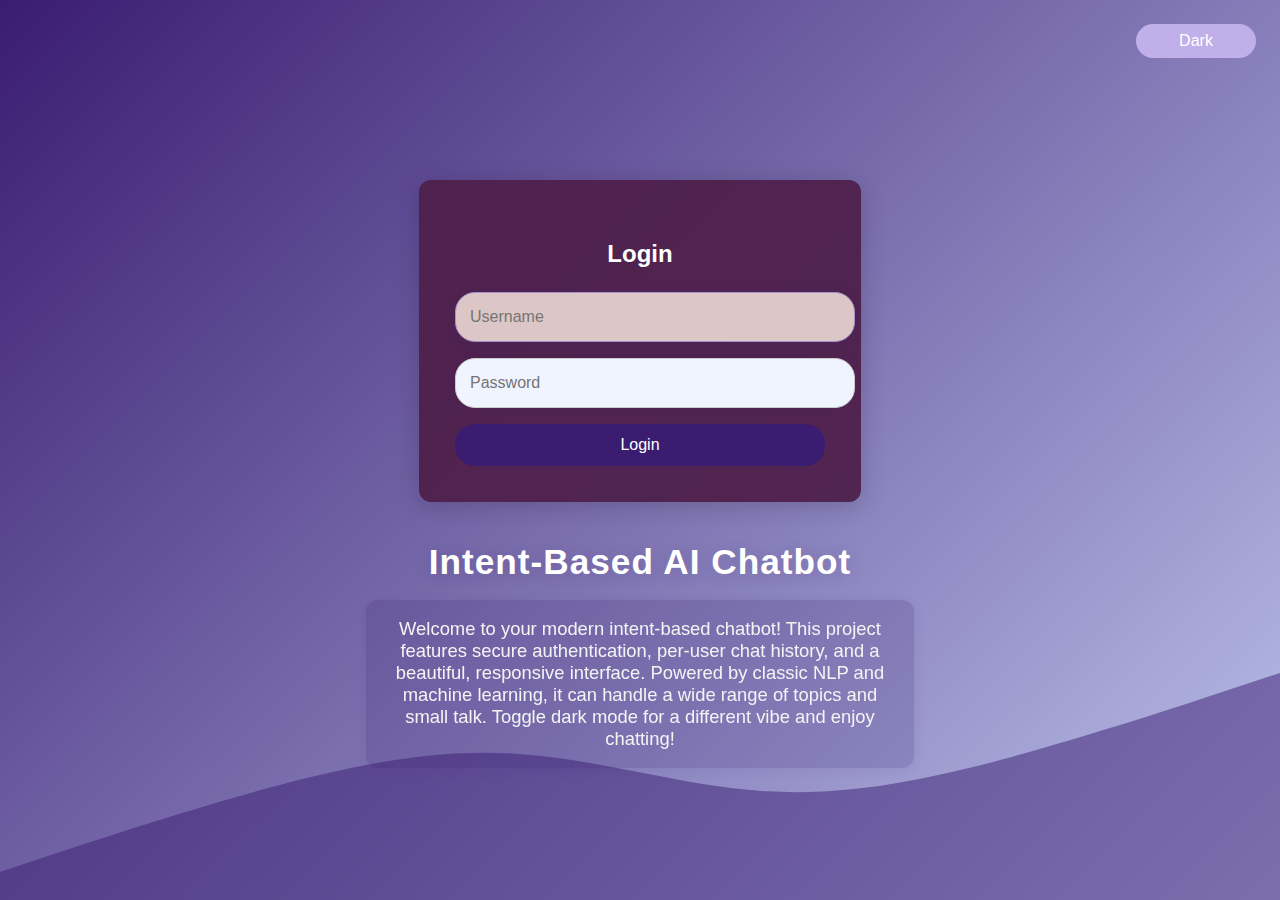
<file: static/login.html>
<!DOCTYPE html>
<html lang="en">
<head>
    <meta charset="UTF-8">
    <meta name="viewport" content="width=device-width, initial-scale=1.0">
    <title>Login - Intent Chatbot</title>
    <link rel="stylesheet" href="styles.css">
    <style>
        html, body {
            height: 100%;
            margin: 0;
            padding: 0;
        }
        body {
            min-height: 100vh;
            min-width: 100vw;
            height: 100vh;
            width: 100vw;
            display: flex;
            flex-direction: column;
            align-items: center;
            justify-content: center;
            background: linear-gradient(135deg, #3a1c71 0%, #bbc1eb 100%), url('https://images.unsplash.com/photo-1506744038136-46273834b3fb?auto=format&fit=crop&w=1200&q=80');
            background-size: cover;
            background-position: center;
            transition: background 0.3s;
            position: relative;
        }
        body.dark-mode {
            background: linear-gradient(135deg, #000000 0%, #13101a 100%), url('https://images.unsplash.com/photo-1506744038136-46273834b3fb?auto=format&fit=crop&w=1200&q=80');
            background-size: cover;
            background-position: center;
        }
        .login-container {
            width: 370px;
            background: rgba(78, 32, 75, 0.95);
            border-radius: 12px;
            box-shadow: 0 4px 24px rgba(0,0,0,0.18);
            padding: 40px 36px 36px 36px;
            transition: background 0.3s, color 0.3s;
            z-index: 2;
        }
        .login-container h2 { text-align: center; margin-bottom: 24px; }
        .login-container input { width: 100%; padding: 15px 14px; margin-bottom: 16px; border: 1px solid #ccc; border-radius: 20px; font-size: 1rem; }
        .login-container button[type="submit"] { width: 100%; background: #3a1c71; color: #fff; border: none; border-radius: 20px; padding: 12px 0; font-size: 1rem; cursor: pointer; transition: background 0.2s; }
        .login-container button[type="submit"]:hover { background: #85e6c5; color: #222; }
        .error { color: #d8000c; text-align: center; margin-bottom: 12px; }
        body.dark-mode .login-container {
            background: rgba(30, 30, 60, 0.97);
            color: #fff;
        }
        body.dark-mode .login-container input {
            background: #23234a;
            color: #fff;
            border: 1px solid #444;
        }
        body.dark-mode .login-container button[type="submit"] {
            background: #bbc1eb;
            color: #23234a;
        }
        body.dark-mode .login-container button[type="submit"]:hover {
            background: #85e6c5;
            color: #23234a;
        }
        #dark-toggle {
            position: fixed;
            top: 24px;
            right: 24px;
            background: #c1afe9;
            color: #fff;
            border: none;
            border-radius: 20px;
            padding: 8px 18px;
            cursor: pointer;
            font-size: 1rem;
            z-index: 10;
            transition: background 0.2s;
        }
        #dark-toggle:hover {
            background: #85e6c5;
            color: #23234a;
        }
        .chatbot-heading {
            margin-top: 40px;
            font-size: 2.2rem;
            font-weight: 700;
            color: #fff;
            text-shadow: 0 2px 16px rgba(58,28,113,0.18);
            letter-spacing: 1px;
            text-align: center;
            z-index: 2;
        }
        .chatbot-desc {
            margin: 18px auto 0 auto;
            max-width: 500px;
            font-size: 1.15rem;
            color: #f3f3f3;
            background: rgba(58,28,113,0.18);
            border-radius: 12px;
            padding: 18px 24px;
            text-align: center;
            box-shadow: 0 2px 12px rgba(58,28,113,0.08);
            z-index: 2;
        }
        .svg-wave {
            position: fixed;
            left: 0;
            bottom: 0;
            width: 100vw;
            z-index: 1;
            pointer-events: none;
        }
    </style>
</head>
<body>
    <button id="dark-toggle">Dark</button>
    <div class="login-container">
        <h2>Login</h2>
        <form id="login-form">
            <input type="text" id="username" placeholder="Username" required autofocus />
            <input type="password" id="password" placeholder="Password" required />
            <button type="submit">Login</button>
        </form>
        <div id="login-error" class="error" style="display:none;"></div>
    </div>
    <div class="chatbot-heading">Intent-Based AI Chatbot</div>
    <div class="chatbot-desc">
        Welcome to your modern intent-based chatbot! This project features secure authentication, per-user chat history, and a beautiful, responsive interface. Powered by classic NLP and machine learning, it can handle a wide range of topics and small talk. Toggle dark mode for a different vibe and enjoy chatting!
    </div>
    <svg class="svg-wave" viewBox="0 0 1440 320"><path fill="#3a1c71" fill-opacity="0.5" d="M0,288L48,272C96,256,192,224,288,197.3C384,171,480,149,576,154.7C672,160,768,192,864,197.3C960,203,1056,181,1152,154.7C1248,128,1344,96,1392,80L1440,64L1440,320L1392,320C1344,320,1248,320,1152,320C1056,320,960,320,864,320C768,320,672,320,576,320C480,320,384,320,288,320C192,320,96,320,48,320L0,320Z"></path></svg>
    <script>
    document.getElementById('login-form').addEventListener('submit', async function(e) {
        e.preventDefault();
        const username = document.getElementById('username').value.trim();
        const password = document.getElementById('password').value.trim();
        const errorDiv = document.getElementById('login-error');
        errorDiv.style.display = 'none';
        try {
            const res = await fetch('/login', {
                method: 'POST',
                headers: { 'Content-Type': 'application/json' },
                body: JSON.stringify({ username, password })
            });
            const data = await res.json();
            if (data.success) {
                window.location.href = '/';
            } else {
                errorDiv.textContent = data.error || 'Login failed.';
                errorDiv.style.display = 'block';
            }
        } catch (err) {
            errorDiv.textContent = 'Network error.';
            errorDiv.style.display = 'block';
        }
    });
    // Dark mode toggle
    const darkToggle = document.getElementById('dark-toggle');
    darkToggle.onclick = function() {
        document.body.classList.toggle('dark-mode');
    };
    </script>
</body>
</html>
</file>
<file: static/styles.css>
body {
    background: linear-gradient(135deg, #23234a 0%, #3a1c71 100%), url('https://static.vecteezy.com/system/resources/previews/036/272/306/non_2x/blue-line-abstract-background-design-art-vector.jpg');
    background-size: cover;
    background-position: center;
    background-repeat: no-repeat;
    background-blend-mode: overlay;
    font-family: 'Segoe UI', Tahoma, Geneva, Verdana, sans-serif;
    margin: 0;
    padding: 0;
    width: 100vw;
    height: 100vh;
    min-height: 100vh;
    min-width: 100vw;
    overflow: hidden;
    transition: background 0.3s;
}

.dark-mode {
    background: linear-gradient(135deg, #23234a 0%, #3a1c71 100%);
}

#minimize-btn {
    position: absolute;
    right: 24px;
    top: 200px;
    width: 120px;
    border-radius: 20px;
    padding: 8px 0;
    cursor: pointer;
    font-size: 1rem;
    z-index: 10;
    display: block;
    border: none;
    background: #0066f5;
    color: #fff;
    transition: background 0.2s;
}
#logout-btn, #clear-btn, #dark-toggle, #export-btn {
    position: absolute;
    right: 24px;
    width: 120px;
    border-radius: 20px;
    padding: 8px 0;
    cursor: pointer;
    font-size: 1rem;
    z-index: 10;
    display: block;
    border: none;
}
#logout-btn {
    top: 24px;
    background: #e74c3c;
    color: #fff;
}
#clear-btn {
    top: 68px;
    background: #6c47ff;
    color: #fff;
}
#dark-toggle {
    top: 112px;
    background: #3a1c71;
    color: #fff;
    transition: background 0.2s;
}
#export-btn {
    top: 156px;
    background: #85e6c5;
    color: #23234a;
    transition: background 0.2s;
}
#clear-btn:hover {
    background: #4328a6;
}
#logout-btn:hover {
    background: #c0392b;
}
#dark-toggle:hover {
    background: #85e6c5;
    color: #23234a;
}
#export-btn:hover {
    background: #3a1c71;
    color: #fff;
}

.chat-container {
    position: fixed;
    top: 0;
    left: 0;
    width: 100vw;
    height: 100vh;
    background: rgba(255,255,255,0.75);
    border-radius: 0;
    box-shadow: 0 8px 32px 0 rgba(31, 38, 135, 0.18);
    display: flex;
    flex-direction: column;
    overflow: hidden;
    max-width: none;
    transition: background 0.3s, color 0.3s;
    backdrop-filter: blur(8px) saturate(120%);
    -webkit-backdrop-filter: blur(8px) saturate(120%);
    padding: 0;
}
.dark-mode .chat-container {
    background: rgba(30, 30, 60, 0.85);
    color: #fff;
    box-shadow: 0 8px 32px 0 rgba(58,28,113,0.18);
}

.chat-window {
    flex: 1;
    padding: 32px 6vw 32px 6vw;
    overflow-y: auto;
    display: flex;
    flex-direction: column;
    gap: 12px;
    background: transparent;
    scrollbar-width: thin;
    scrollbar-color: #3a1c71 #e5eaf1;
}
.chat-window::-webkit-scrollbar {
    width: 8px;
}
.chat-window::-webkit-scrollbar-thumb {
    background: #3a1c71;
    border-radius: 8px;
}
.chat-window::-webkit-scrollbar-track {
    background: #e5eaf1;
    border-radius: 8px;
}
.dark-mode .chat-window::-webkit-scrollbar-thumb {
    background: #85e6c5;
}
.dark-mode .chat-window::-webkit-scrollbar-track {
    background: #23234a;
}

.message {
    max-width: 60vw;
    padding: 14px 20px;
    border-radius: 18px;
    font-size: 1.1rem;
    line-height: 1.5;
    word-break: break-word;
    margin-bottom: 2px;
}

.message.user {
    align-self: flex-end;
    background: #3a1c71;
    color: #fff;
    border-bottom-right-radius: 4px;
}
.dark-mode .message.user {
    background: #bbc1eb;
    color: #23234a;
}

.message.bot {
    align-self: flex-start;
    background: #e5eaf1;
    color: #222;
    border-bottom-left-radius: 4px;
}
.dark-mode .message.bot {
    background: #23234a;
    color: #fff;
}

.chat-form {
    display: flex;
    border-top: 1px solid #e0e0e0;
    padding: 24px 6vw 24px 6vw;
    background: rgba(255,255,255,0.98);
    transition: background 0.3s;
}
.dark-mode .chat-form {
    background: #23234a;
    border-top: 1px solid #444;
}

#user-input {
    flex: 1;
    padding: 14px 18px;
    border: 1px solid #ccc;
    border-radius: 20px;
    font-size: 1.1rem;
    outline: none;
    margin-right: 12px;
    transition: border 0.2s, background 0.3s, color 0.3s;
}
.dark-mode #user-input {
    background: #23234a;
    color: #fff;
    border: 1px solid #444;
}

#user-input:focus {
    border-color: #3a1c71;
}
.dark-mode #user-input:focus {
    border-color: #bbc1eb;
}

button[type="submit"] {
    background: #3a1c71;
    color: #fff;
    border: none;
    border-radius: 20px;
    padding: 12px 28px;
    font-size: 1.1rem;
    cursor: pointer;
    transition: background 0.2s, color 0.2s;
}
.dark-mode button[type="submit"] {
    background: #bbc1eb;
    color: #23234a;
}
button[type="submit"]:hover {
    background: #1e297b;
}
.dark-mode button[type="submit"]:hover {
    background: #85e6c5;
    color: #23234a;
}

.quick-replies {
    display: flex;
    flex-wrap: wrap;
    gap: 10px;
    justify-content: center;
    margin: 12px 0 0 0;
}
.quick-reply-btn {
    background: #bbc1eb;
    color: #23234a;
    border: none;
    border-radius: 18px;
    padding: 8px 18px;
    font-size: 1rem;
    cursor: pointer;
    transition: background 0.2s, color 0.2s;
}
.quick-reply-btn:hover {
    background: #3a1c71;
    color: #fff;
}
.dark-mode .quick-reply-btn {
    background: #23234a;
    color: #bbc1eb;
}
.dark-mode .quick-reply-btn:hover {
    background: #85e6c5;
    color: #23234a;
}

@media (max-width: 700px) {
    .chat-header, .chat-window, .chat-form {
        padding-left: 2vw;
        padding-right: 2vw;
    }
    .message {
        max-width: 90vw;
        font-size: 1rem;
    }
}

.chat-header {
    display: flex;
    align-items: center;
    gap: 16px;
    padding: 32px 6vw 0 6vw;
    background: transparent;
    justify-content: flex-start;
    position: relative;
}
.minimize-btn {
    margin-left: auto;
    background: #0066f5;
    color: #3a1c71;
    border: none;
    border-radius: 50%;
    width: 32px;
    height: 32px;
    font-size: 1.2rem;
    cursor: pointer;
    transition: background 0.2s, color 0.2s;
    display: flex;
    align-items: center;
    justify-content: center;
}
.minimize-btn:hover {
    background: #3a1c71;
    color: #fff;
}
.dark-mode .minimize-btn {
    background: #23234a;
    color: #85e6c5;
}
.dark-mode .minimize-btn:hover {
    background: #85e6c5;
    color: #23234a;
}
.bot-avatar {
    width: 48px;
    height: 48px;
    border-radius: 50%;
    background: #fff;
    border: 2px solid #3a1c71;
    object-fit: cover;
}
.bot-name {
    font-size: 1.5rem;
    font-weight: bold;
    color: #3a1c71;
    letter-spacing: 1px;
}
.dark-mode .bot-name {
    color: #bbc1eb;
}

.msg-timestamp {
    font-size: 0.8rem;
    color: #888;
    margin-top: 4px;
    margin-left: 2px;
    display: block;
}
.dark-mode .msg-timestamp {
    color: #bbc1eb;
    opacity: 0.7;
}

.typing-indicator {
    align-self: flex-start;
    background: #e5eaf1;
    color: #3a1c71;
    border-radius: 18px;
    padding: 10px 18px;
    font-size: 1rem;
    margin-bottom: 2px;
    opacity: 0.85;
    font-style: italic;
    animation: typing-blink 1s infinite alternate;
}
.dark-mode .typing-indicator {
    background: #23234a;
    color: #85e6c5;
}
@keyframes typing-blink {
    0% { opacity: 0.7; }
    100% { opacity: 1; }
}

.emoji-panel {
    position: absolute;
    bottom: 80px;
    left: 50px;
    background: #fff;
    border: 1px solid #ccc;
    border-radius: 16px;
    box-shadow: 0 2px 12px rgba(0,0,0,0.12);
    padding: 8px 12px;
    display: flex;
    flex-wrap: wrap;
    gap: 6px;
    z-index: 20;
}
.dark-mode .emoji-panel {
    background: #23234a;
    border: 1px solid #444;
}
.emoji-choice {
    font-size: 1.5rem;
    background: none;
    border: none;
    cursor: pointer;
    border-radius: 8px;
    transition: background 0.2s;
    padding: 4px 6px;
}
.emoji-choice:hover {
    background: #bbc1eb;
}
.dark-mode .emoji-choice:hover {
    background: #3a1c71;
}
#emoji-btn {
    background: none;
    border: none;
    font-size: 1.5rem;
    cursor: pointer;
    margin-right: 8px;
    transition: background 0.2s;
}
#emoji-btn:hover {
    background: #bbc1eb;
    border-radius: 8px;
}
.dark-mode #emoji-btn:hover {
    background: #3a1c71;
}

/* Animated button hover effect */
button, .quick-reply-btn, .minimize-btn, #emoji-btn {
    transition: background 0.2s, color 0.2s, box-shadow 0.2s, transform 0.15s;
}
button:hover, .quick-reply-btn:hover, .minimize-btn:hover, #emoji-btn:hover {
    box-shadow: 0 4px 16px 0 rgba(58,28,113,0.12);
    transform: translateY(-2px) scale(1.04);
}

.login-container {
    width: 390px;
    background: #fff;
    color: #ffffff;
    border-radius: 20px;
    box-shadow: 0 8px 32px 0 rgba(31, 38, 135, 0.18);
    padding: 40px 28px 40px 28px;
    margin: 48px auto 0 auto;
    transition: background 0.3s, color 0.3s;
    z-index: 2;
}
.login-container h2 { text-align: center; margin-bottom: 24px; }
.login-container input {
    width: 100%;
    padding: 12px 8px 12px 16px;
    margin-bottom: 14px;
    border: 1.5px solid #bbc1eb;
    border-radius: 18px;
    font-size: 1.08rem;
    background: #f0f4ff;
    color: #3a1c71;
    box-shadow: 0 2px 8px rgba(58,28,113,0.06);
    outline: none;
    transition: border 0.2s, background 0.3s, color 0.3s, box-shadow 0.2s;
}
.login-container input:focus {
    border-color: #a592c9;
    background: #dcc6c6;
    color: #1e297b;
    box-shadow: 0 4px 16px rgba(58,28,113,0.10);
}
.login-container input:hover {
    border-color: #85e6c5;
    background: #f0f8ff;
}
body.dark-mode .login-container {
    background: linear-gradient(135deg, #23234a 0%, #3a1c71 100%);
    color: #fff;
}
body.dark-mode .login-container input {
    background: #23234a;
    color: #bbc1eb;
    border: 1.5px solid #444;
}
body.dark-mode .login-container input:focus {
    border-color: #85e6c5;
    background: #23234a;
    color: #fff;
    box-shadow: 0 4px 16px rgba(133,230,197,0.10);
}
body.dark-mode .login-container input:hover {
    border-color: #85e6c5;
    background: #23234a;
}
.login-container button[type="submit"] {
    width: 100%;
    background: #3a1c71;
    color: #fff;
    border: none;
    border-radius: 20px;
    padding: 8px 0;
    font-size: 1rem;
    cursor: pointer;
    transition: background 0.2s;
}
.login-container button[type="submit"]:hover { background: #85e6c5; color: #222; }
.error { color: #d8000c; text-align: center; margin-bottom: 12px; }

@media (max-width: 300px) {
    .chat-header, .chat-window, .chat-form {
        padding-left: 2vw;
        padding-right: 2vw;
    }
    .login-container {
        width: 96vw;
        padding: 32px 8vw 32px 8vw;
        background-color: #2575fc;
    }
}
</file>
